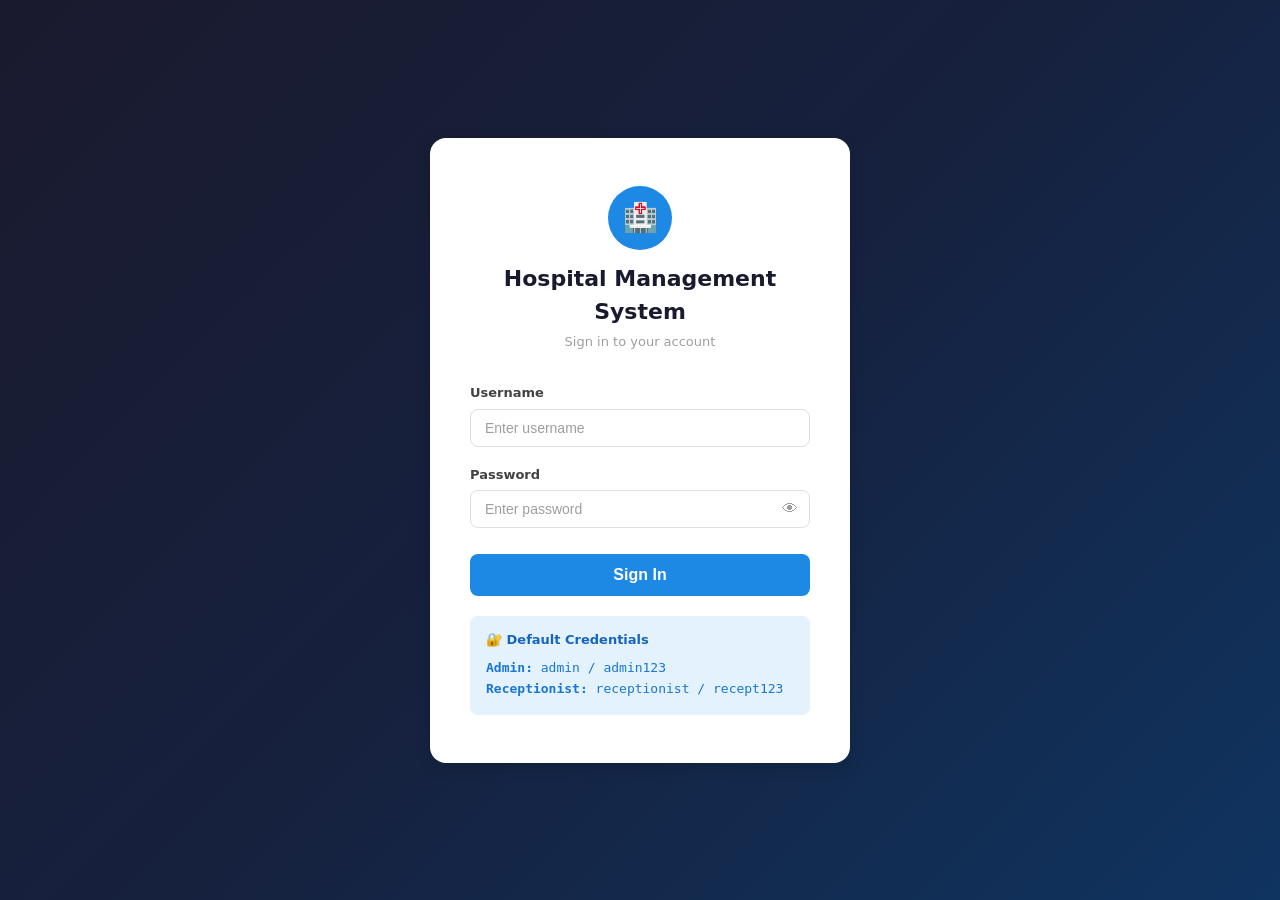
<file: cluade/claude hos/backend/target/classes/static/index.html>
<!DOCTYPE html>
<html lang="en">
<head>
<meta charset="UTF-8"/>
<meta name="viewport" content="width=device-width, initial-scale=1.0"/>
<title>HMS – Login</title>
<link rel="stylesheet" href="css/style.css"/>
<style>
.auth-wrapper { background: linear-gradient(135deg,#1a1a2e 0%,#16213e 50%,#0f3460 100%); }
.input-group { position:relative; }
.input-group .toggle-pw { position:absolute;right:12px;top:50%;transform:translateY(-50%);background:none;border:none;cursor:pointer;color:#9e9e9e;font-size:16px; }
.role-hint { background:#e3f2fd;border-radius:8px;padding:14px 16px;margin-top:20px;font-size:13px; }
.role-hint h4 { color:#1565c0;margin-bottom:8px;font-size:13px; }
.role-hint p { color:#1976d2;margin:2px 0;font-family:monospace; }
</style>
</head>
<body>
<div class="auth-wrapper">
  <div class="auth-card">
    <div class="auth-logo">
      <div class="logo-icon">🏥</div>
      <h1>Hospital Management System</h1>
      <p>Sign in to your account</p>
    </div>
    <form id="loginForm">
      <div class="form-group">
        <label class="form-label">Username</label>
        <input type="text" id="username" class="form-control" placeholder="Enter username" required/>
      </div>
      <div class="form-group">
        <label class="form-label">Password</label>
        <div class="input-group">
          <input type="password" id="password" class="form-control" placeholder="Enter password" required/>
          <button type="button" class="toggle-pw" onclick="togglePw()">👁</button>
        </div>
      </div>
      <div id="loginError" class="form-error hidden"></div>
      <button type="submit" id="loginBtn" class="btn btn-primary btn-full btn-lg" style="margin-top:8px">
        Sign In
      </button>
    </form>
    <div class="role-hint">
      <h4>🔐 Default Credentials</h4>
      <p><b>Admin:</b> admin / admin123</p>
      <p><b>Receptionist:</b> receptionist / recept123</p>
    </div>
  </div>
</div>
<script src="js/api.js"></script>
<script>
if (api.isLoggedIn()) window.location.href = 'pages/dashboard.html';

function togglePw() {
  const f = document.getElementById('password');
  f.type = f.type === 'password' ? 'text' : 'password';
}

document.getElementById('loginForm').addEventListener('submit', async e => {
  e.preventDefault();
  const btn = document.getElementById('loginBtn');
  const errEl = document.getElementById('loginError');
  errEl.classList.add('hidden');
  btn.disabled = true;
  btn.innerHTML = '<span class="spinner"></span> Signing in...';
  try {
    const res = await api.login({
      username: document.getElementById('username').value.trim(),
      password: document.getElementById('password').value
    });
    if (res && res.data) {
      localStorage.setItem('token', res.data.token);
      localStorage.setItem('user', JSON.stringify({
        id: res.data.userId, username: res.data.username,
        fullName: res.data.fullName, role: res.data.role,
        profileId: res.data.profileId
      }));
      window.location.href = 'pages/dashboard.html';
    }
  } catch(err) {
    errEl.textContent = err.message || 'Login failed';
    errEl.classList.remove('hidden');
    btn.disabled = false;
    btn.textContent = 'Sign In';
  }
});
</script>
</body>
</html>
</file>
<file: cluade/claude hos/backend/target/classes/static/css/style.css>
/* ===== RESET & BASE ===== */
*, *::before, *::after { box-sizing: border-box; margin: 0; padding: 0; }

:root {
  --primary: #1e88e5;
  --primary-dark: #1565c0;
  --primary-light: #e3f2fd;
  --secondary: #43a047;
  --danger: #e53935;
  --warning: #fb8c00;
  --info: #00acc1;
  --dark: #1a1a2e;
  --gray-900: #212121;
  --gray-700: #424242;
  --gray-500: #9e9e9e;
  --gray-300: #e0e0e0;
  --gray-100: #f5f5f5;
  --white: #ffffff;
  --sidebar-width: 260px;
  --header-height: 64px;
  --radius: 8px;
  --shadow: 0 2px 8px rgba(0,0,0,0.1);
  --shadow-md: 0 4px 16px rgba(0,0,0,0.15);
  --transition: 0.2s ease;
}

body {
  font-family: 'Segoe UI', system-ui, -apple-system, sans-serif;
  font-size: 14px;
  color: var(--gray-900);
  background: var(--gray-100);
  line-height: 1.5;
}

a { text-decoration: none; color: inherit; }

/* ===== AUTH PAGES ===== */
.auth-wrapper {
  min-height: 100vh;
  display: flex;
  align-items: center;
  justify-content: center;
  background: linear-gradient(135deg, #1a1a2e 0%, #16213e 50%, #0f3460 100%);
}

.auth-card {
  background: var(--white);
  border-radius: 16px;
  padding: 48px 40px;
  width: 100%;
  max-width: 420px;
  box-shadow: var(--shadow-md);
}

.auth-logo {
  text-align: center;
  margin-bottom: 32px;
}

.auth-logo .logo-icon {
  width: 64px;
  height: 64px;
  background: var(--primary);
  border-radius: 50%;
  display: flex;
  align-items: center;
  justify-content: center;
  margin: 0 auto 12px;
  font-size: 28px;
}

.auth-logo h1 { font-size: 22px; font-weight: 700; color: var(--dark); }
.auth-logo p  { font-size: 13px; color: var(--gray-500); margin-top: 4px; }

/* ===== LAYOUT ===== */
.app-layout {
  display: flex;
  min-height: 100vh;
}

/* ===== SIDEBAR ===== */
.sidebar {
  width: var(--sidebar-width);
  background: var(--dark);
  color: var(--white);
  display: flex;
  flex-direction: column;
  position: fixed;
  top: 0; left: 0;
  height: 100vh;
  z-index: 100;
  transition: transform var(--transition);
}

.sidebar-logo {
  height: var(--header-height);
  display: flex;
  align-items: center;
  padding: 0 20px;
  border-bottom: 1px solid rgba(255,255,255,0.08);
  gap: 12px;
}

.sidebar-logo .logo-icon {
  width: 36px; height: 36px;
  background: var(--primary);
  border-radius: 8px;
  display: flex; align-items: center; justify-content: center;
  font-size: 18px; flex-shrink: 0;
}

.sidebar-logo span { font-size: 16px; font-weight: 700; }

.sidebar-nav { flex: 1; padding: 16px 0; overflow-y: auto; }

.nav-section-title {
  font-size: 10px;
  font-weight: 600;
  letter-spacing: 1.2px;
  text-transform: uppercase;
  color: rgba(255,255,255,0.35);
  padding: 12px 20px 6px;
}

.nav-item {
  display: flex;
  align-items: center;
  gap: 12px;
  padding: 10px 20px;
  color: rgba(255,255,255,0.65);
  cursor: pointer;
  transition: all var(--transition);
  border-left: 3px solid transparent;
  font-size: 14px;
}

.nav-item:hover {
  background: rgba(255,255,255,0.06);
  color: var(--white);
}

.nav-item.active {
  background: rgba(30,136,229,0.15);
  color: var(--primary);
  border-left-color: var(--primary);
  font-weight: 600;
}

.nav-item .nav-icon { font-size: 18px; flex-shrink: 0; }

.sidebar-footer {
  padding: 16px 20px;
  border-top: 1px solid rgba(255,255,255,0.08);
}

.user-info {
  display: flex;
  align-items: center;
  gap: 10px;
  margin-bottom: 12px;
}

.user-avatar {
  width: 36px; height: 36px;
  background: var(--primary);
  border-radius: 50%;
  display: flex; align-items: center; justify-content: center;
  font-weight: 700; font-size: 14px;
  flex-shrink: 0;
}

.user-name { font-size: 13px; font-weight: 600; }
.user-role { font-size: 11px; color: rgba(255,255,255,0.45); text-transform: capitalize; }

.btn-logout {
  width: 100%;
  padding: 8px;
  background: rgba(229,57,53,0.15);
  color: #ef9a9a;
  border: none;
  border-radius: var(--radius);
  cursor: pointer;
  font-size: 13px;
  display: flex; align-items: center; justify-content: center; gap: 6px;
  transition: all var(--transition);
}
.btn-logout:hover { background: rgba(229,57,53,0.3); color: #fff; }

/* ===== MAIN CONTENT ===== */
.main-content {
  margin-left: var(--sidebar-width);
  flex: 1;
  display: flex;
  flex-direction: column;
  min-height: 100vh;
}

.topbar {
  height: var(--header-height);
  background: var(--white);
  border-bottom: 1px solid var(--gray-300);
  display: flex;
  align-items: center;
  padding: 0 24px;
  position: sticky;
  top: 0;
  z-index: 50;
  gap: 16px;
}

.topbar-title { font-size: 18px; font-weight: 700; color: var(--dark); flex: 1; }

.topbar-date { font-size: 13px; color: var(--gray-500); }

.page-content { padding: 24px; flex: 1; }

/* ===== STATS CARDS ===== */
.stats-grid {
  display: grid;
  grid-template-columns: repeat(auto-fit, minmax(200px, 1fr));
  gap: 20px;
  margin-bottom: 28px;
}

.stat-card {
  background: var(--white);
  border-radius: var(--radius);
  padding: 20px 24px;
  box-shadow: var(--shadow);
  display: flex;
  align-items: center;
  gap: 16px;
  transition: transform var(--transition), box-shadow var(--transition);
}

.stat-card:hover { transform: translateY(-2px); box-shadow: var(--shadow-md); }

.stat-icon {
  width: 52px; height: 52px;
  border-radius: 12px;
  display: flex; align-items: center; justify-content: center;
  font-size: 24px;
  flex-shrink: 0;
}

.stat-icon.blue   { background: #e3f2fd; color: var(--primary); }
.stat-icon.green  { background: #e8f5e9; color: var(--secondary); }
.stat-icon.orange { background: #fff3e0; color: var(--warning); }
.stat-icon.red    { background: #ffebee; color: var(--danger); }
.stat-icon.teal   { background: #e0f7fa; color: var(--info); }
.stat-icon.purple { background: #f3e5f5; color: #8e24aa; }

.stat-info { flex: 1; }
.stat-value { font-size: 26px; font-weight: 700; color: var(--dark); line-height: 1; }
.stat-label { font-size: 12px; color: var(--gray-500); margin-top: 4px; }

/* ===== CARD ===== */
.card {
  background: var(--white);
  border-radius: var(--radius);
  box-shadow: var(--shadow);
  overflow: hidden;
}

.card-header {
  padding: 16px 20px;
  border-bottom: 1px solid var(--gray-300);
  display: flex;
  align-items: center;
  justify-content: space-between;
  gap: 12px;
}

.card-title { font-size: 16px; font-weight: 600; color: var(--dark); }
.card-body { padding: 20px; }

/* ===== FORMS ===== */
.form-group { margin-bottom: 18px; }

.form-label {
  display: block;
  font-size: 13px;
  font-weight: 600;
  color: var(--gray-700);
  margin-bottom: 6px;
}

.form-control {
  width: 100%;
  padding: 10px 14px;
  border: 1.5px solid var(--gray-300);
  border-radius: var(--radius);
  font-size: 14px;
  color: var(--gray-900);
  background: var(--white);
  transition: border-color var(--transition), box-shadow var(--transition);
  outline: none;
}

.form-control:focus {
  border-color: var(--primary);
  box-shadow: 0 0 0 3px rgba(30,136,229,0.12);
}

.form-control::placeholder { color: var(--gray-500); }

select.form-control { cursor: pointer; }
textarea.form-control { resize: vertical; min-height: 80px; }

.form-row {
  display: grid;
  grid-template-columns: 1fr 1fr;
  gap: 16px;
}

.form-row-3 {
  display: grid;
  grid-template-columns: 1fr 1fr 1fr;
  gap: 16px;
}

.form-error { font-size: 12px; color: var(--danger); margin-top: 4px; }

/* ===== BUTTONS ===== */
.btn {
  display: inline-flex;
  align-items: center;
  justify-content: center;
  gap: 6px;
  padding: 9px 18px;
  border-radius: var(--radius);
  font-size: 14px;
  font-weight: 600;
  cursor: pointer;
  border: none;
  transition: all var(--transition);
  white-space: nowrap;
}

.btn:disabled { opacity: 0.6; cursor: not-allowed; }

.btn-primary { background: var(--primary); color: var(--white); }
.btn-primary:hover:not(:disabled) { background: var(--primary-dark); }

.btn-success { background: var(--secondary); color: var(--white); }
.btn-success:hover:not(:disabled) { background: #388e3c; }

.btn-danger  { background: var(--danger); color: var(--white); }
.btn-danger:hover:not(:disabled) { background: #c62828; }

.btn-warning { background: var(--warning); color: var(--white); }
.btn-warning:hover:not(:disabled) { background: #e65100; }

.btn-outline {
  background: transparent;
  border: 1.5px solid var(--gray-300);
  color: var(--gray-700);
}
.btn-outline:hover:not(:disabled) { background: var(--gray-100); }

.btn-sm { padding: 6px 12px; font-size: 12px; }
.btn-lg { padding: 12px 24px; font-size: 16px; }
.btn-full { width: 100%; }
.btn-icon { padding: 8px; border-radius: 6px; }

/* ===== TABLE ===== */
.table-container { overflow-x: auto; }

table {
  width: 100%;
  border-collapse: collapse;
}

thead th {
  background: var(--gray-100);
  padding: 12px 16px;
  text-align: left;
  font-size: 12px;
  font-weight: 600;
  text-transform: uppercase;
  letter-spacing: 0.5px;
  color: var(--gray-500);
  border-bottom: 1px solid var(--gray-300);
}

tbody td {
  padding: 14px 16px;
  border-bottom: 1px solid var(--gray-300);
  color: var(--gray-700);
  vertical-align: middle;
}

tbody tr:last-child td { border-bottom: none; }
tbody tr:hover { background: var(--gray-100); }

.table-actions { display: flex; gap: 6px; }

/* ===== BADGES ===== */
.badge {
  display: inline-flex;
  align-items: center;
  padding: 3px 10px;
  border-radius: 50px;
  font-size: 11px;
  font-weight: 600;
  text-transform: uppercase;
  letter-spacing: 0.5px;
}

.badge-scheduled  { background: #e3f2fd; color: #1565c0; }
.badge-confirmed  { background: #e8f5e9; color: #2e7d32; }
.badge-completed  { background: #e8f5e9; color: #1b5e20; }
.badge-cancelled  { background: #ffebee; color: #c62828; }
.badge-no_show    { background: #fff3e0; color: #e65100; }
.badge-pending    { background: #fff3e0; color: #e65100; }
.badge-paid       { background: #e8f5e9; color: #2e7d32; }
.badge-active     { background: #e8f5e9; color: #2e7d32; }
.badge-inactive   { background: #eeeeee; color: #616161; }

/* ===== SEARCH BAR ===== */
.search-bar {
  position: relative;
}

.search-bar input {
  padding-left: 36px;
  min-width: 240px;
}

.search-bar .search-icon {
  position: absolute;
  left: 10px;
  top: 50%;
  transform: translateY(-50%);
  color: var(--gray-500);
  font-size: 16px;
  pointer-events: none;
}

/* ===== MODAL ===== */
.modal-overlay {
  position: fixed;
  inset: 0;
  background: rgba(0,0,0,0.5);
  z-index: 1000;
  display: flex;
  align-items: center;
  justify-content: center;
  padding: 20px;
  opacity: 0;
  pointer-events: none;
  transition: opacity var(--transition);
}

.modal-overlay.active {
  opacity: 1;
  pointer-events: all;
}

.modal {
  background: var(--white);
  border-radius: 12px;
  width: 100%;
  max-width: 600px;
  max-height: 90vh;
  overflow-y: auto;
  box-shadow: var(--shadow-md);
  transform: translateY(20px);
  transition: transform var(--transition);
}

.modal-overlay.active .modal { transform: translateY(0); }

.modal-header {
  padding: 20px 24px;
  border-bottom: 1px solid var(--gray-300);
  display: flex;
  align-items: center;
  justify-content: space-between;
}

.modal-title { font-size: 18px; font-weight: 700; }

.modal-close {
  background: none;
  border: none;
  font-size: 20px;
  cursor: pointer;
  color: var(--gray-500);
  padding: 4px;
  border-radius: 4px;
  transition: all var(--transition);
}

.modal-close:hover { background: var(--gray-100); color: var(--gray-900); }

.modal-body { padding: 24px; }

.modal-footer {
  padding: 16px 24px;
  border-top: 1px solid var(--gray-300);
  display: flex;
  justify-content: flex-end;
  gap: 10px;
}

/* ===== TOAST ===== */
.toast-container {
  position: fixed;
  top: 20px;
  right: 20px;
  z-index: 9999;
  display: flex;
  flex-direction: column;
  gap: 8px;
}

.toast {
  background: var(--white);
  border-radius: 8px;
  padding: 14px 18px;
  box-shadow: var(--shadow-md);
  display: flex;
  align-items: center;
  gap: 10px;
  min-width: 280px;
  max-width: 360px;
  border-left: 4px solid var(--primary);
  animation: slideIn 0.3s ease;
}

.toast.success { border-left-color: var(--secondary); }
.toast.error   { border-left-color: var(--danger); }
.toast.warning { border-left-color: var(--warning); }

.toast-icon { font-size: 18px; }
.toast-msg  { flex: 1; font-size: 13px; font-weight: 500; }

@keyframes slideIn {
  from { transform: translateX(100%); opacity: 0; }
  to   { transform: translateX(0);    opacity: 1; }
}

@keyframes fadeOut {
  to { opacity: 0; transform: translateX(100%); }
}

/* ===== EMPTY STATE ===== */
.empty-state {
  text-align: center;
  padding: 60px 20px;
  color: var(--gray-500);
}

.empty-state .empty-icon { font-size: 56px; margin-bottom: 16px; }
.empty-state h3 { font-size: 18px; color: var(--gray-700); margin-bottom: 8px; }
.empty-state p  { font-size: 14px; }

/* ===== LOADING ===== */
.spinner {
  display: inline-block;
  width: 20px; height: 20px;
  border: 2px solid rgba(255,255,255,0.3);
  border-top-color: white;
  border-radius: 50%;
  animation: spin 0.7s linear infinite;
}

@keyframes spin { to { transform: rotate(360deg); } }

.loading-overlay {
  position: fixed;
  inset: 0;
  background: rgba(255,255,255,0.7);
  z-index: 999;
  display: flex;
  align-items: center;
  justify-content: center;
}

.loading-overlay .spinner {
  width: 48px; height: 48px;
  border-color: rgba(30,136,229,0.2);
  border-top-color: var(--primary);
  border-width: 4px;
}

/* ===== MISC ===== */
.hidden   { display: none !important; }
.text-muted { color: var(--gray-500); font-size: 13px; }
.text-center { text-align: center; }
.mt-1 { margin-top: 8px; }
.mt-2 { margin-top: 16px; }
.mt-3 { margin-top: 24px; }
.flex { display: flex; }
.flex-center { display: flex; align-items: center; }
.gap-2 { gap: 8px; }
.gap-3 { gap: 12px; }
.w-full { width: 100%; }

.divider {
  height: 1px;
  background: var(--gray-300);
  margin: 20px 0;
}

/* ===== DETAIL VIEW ===== */
.detail-grid {
  display: grid;
  grid-template-columns: 1fr 1fr;
  gap: 16px;
}

.detail-item label {
  display: block;
  font-size: 12px;
  font-weight: 600;
  text-transform: uppercase;
  letter-spacing: 0.5px;
  color: var(--gray-500);
  margin-bottom: 4px;
}

.detail-item span {
  font-size: 14px;
  color: var(--gray-900);
  font-weight: 500;
}

/* ===== RESPONSIVE ===== */
@media (max-width: 768px) {
  .sidebar { transform: translateX(-100%); }
  .sidebar.open { transform: translateX(0); }
  .main-content { margin-left: 0; }
  .form-row, .form-row-3 { grid-template-columns: 1fr; }
  .stats-grid { grid-template-columns: 1fr 1fr; }
  .detail-grid { grid-template-columns: 1fr; }
}
</file>
